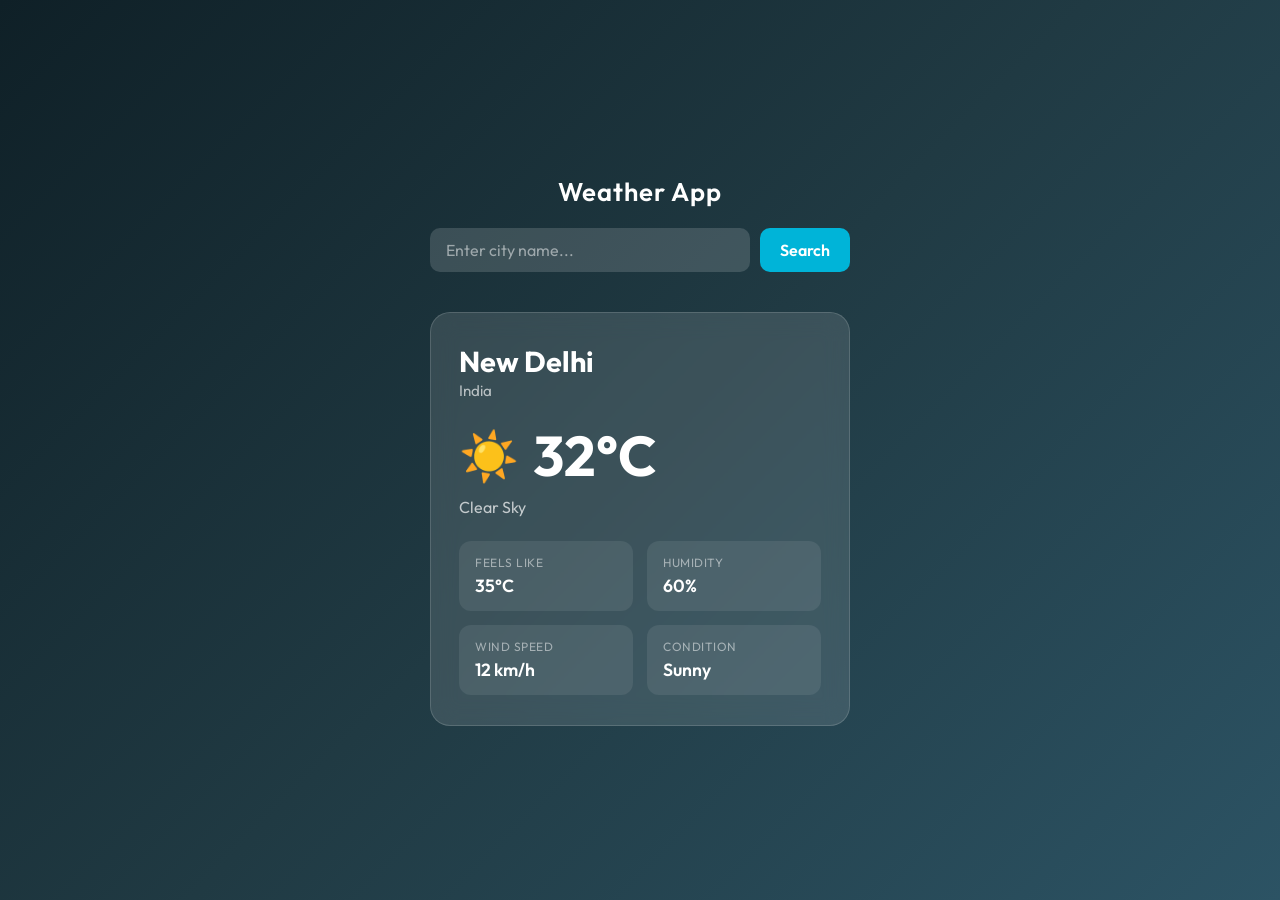
<file: index.html>
<!DOCTYPE html>
<html lang="en">
<head>
  <meta charset="UTF-8" />
  <meta name="viewport" content="width=device-width, initial-scale=1.0" />
  <title>Weather App</title>
  <link rel="preconnect" href="https://fonts.googleapis.com" />
  <link rel="preconnect" href="https://fonts.gstatic.com" crossorigin />
  <link href="https://fonts.googleapis.com/css2?family=Outfit:wght@400;500;600;700&display=swap" rel="stylesheet" />
  <link rel="stylesheet" href="style.css" />
</head>
<body>

  <div class="container">
    <h1 class="app-title">Weather App</h1>

    <div class="search-box">
      <input type="text" id="cityInput" placeholder="Enter city name..." autocomplete="off" />
      <button id="searchBtn">Search</button>
    </div>

    <p class="error-msg" id="errorMsg"></p>

    <div class="weather-card" id="weatherCard">
      <div class="city-info">
        <h2 id="cityName">New Delhi</h2>
        <p id="countryName">India</p>
      </div>
      <div class="temp-box">
        <span id="weatherIcon">☀️</span>
        <h1 id="temperature">32°C</h1>
      </div>
      <p id="description">Clear Sky</p>
      <div class="details-grid">
        <div class="detail-item">
          <span class="label">Feels Like</span>
          <span id="feelsLike">35°C</span>
        </div>
        <div class="detail-item">
          <span class="label">Humidity</span>
          <span id="humidity">60%</span>
        </div>
        <div class="detail-item">
          <span class="label">Wind Speed</span>
          <span id="windSpeed">12 km/h</span>
        </div>
        <div class="detail-item">
          <span class="label">Condition</span>
          <span id="condition">Sunny</span>
        </div>
      </div>
    </div>
  </div>

  <script src="script.js"></script>
</body>
</html>
</file>
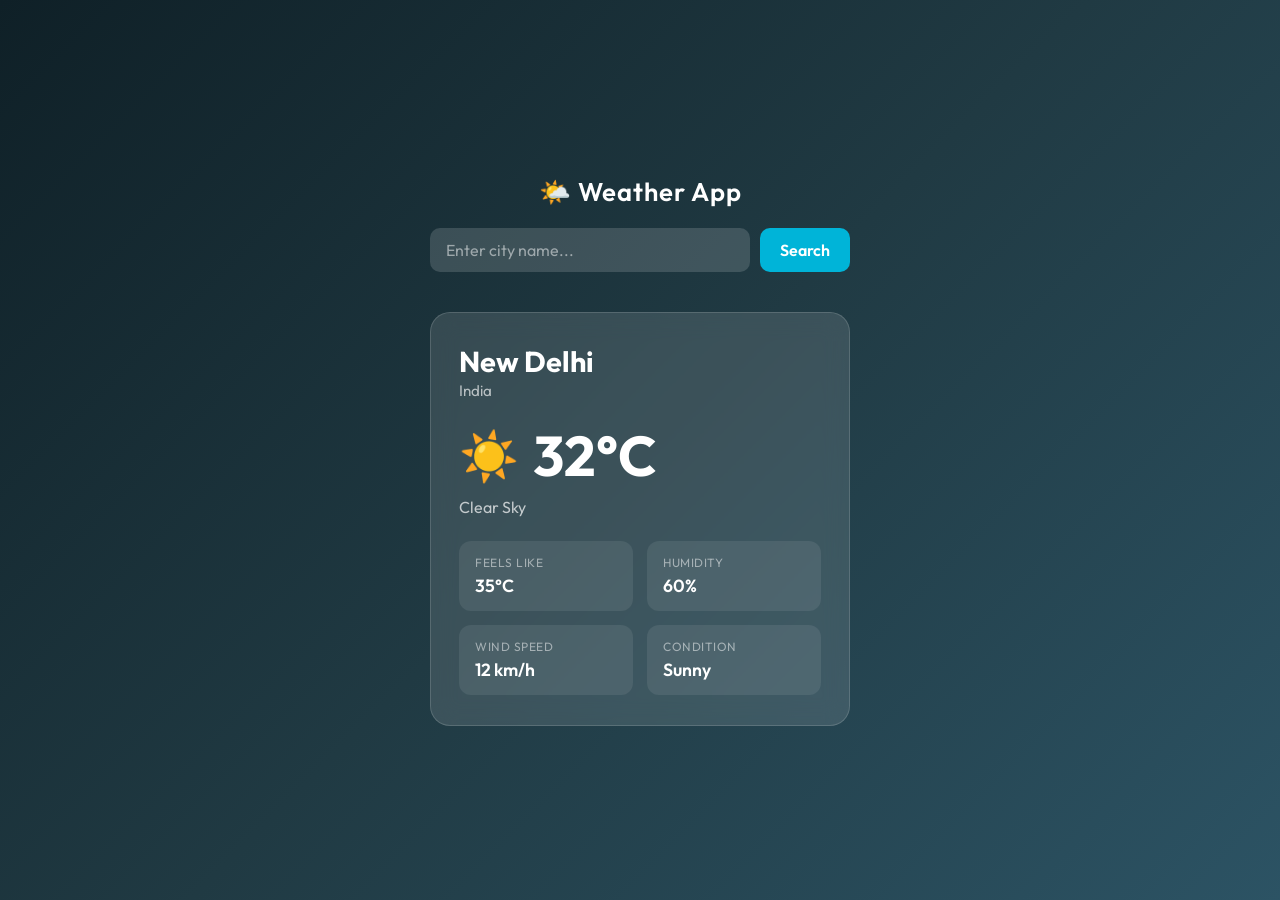
<file: weather.html>
<!DOCTYPE html>
<html lang="en">
<head>
  <meta charset="UTF-8" />
  <meta name="viewport" content="width=device-width, initial-scale=1.0" />
  <title>Weather App</title>
  <link rel="preconnect" href="https://fonts.googleapis.com" />
  <link rel="preconnect" href="https://fonts.gstatic.com" crossorigin />
  <link href="https://fonts.googleapis.com/css2?family=Outfit:wght@400;500;600;700&display=swap" rel="stylesheet" />
  <link rel="stylesheet" href="style.css" />
</head>
<body>

  <div class="container">
    <h1 class="app-title">🌤️ Weather App</h1>

    <!-- Search Box -->
    <div class="search-box">
      <input
        type="text"
        id="cityInput"
        placeholder="Enter city name..."
        autocomplete="off"
      />
      <button id="searchBtn">Search</button>
    </div>

    <!-- Error Message -->
    <p class="error-msg" id="errorMsg"></p>

    <!-- Weather Card -->
    <div class="weather-card" id="weatherCard">

      <!-- City Info -->
      <div class="city-info">
        <h2 id="cityName">New Delhi</h2>
        <p id="countryName">India</p>
      </div>

      <!-- Temperature -->
      <div class="temp-box">
        <span id="weatherIcon">☀️</span>
        <h1 id="temperature">32°C</h1>
      </div>

      <!-- Description -->
      <p id="description">Clear Sky</p>

      <!-- Details Grid -->
      <div class="details-grid">
        <div class="detail-item">
          <span class="label">Feels Like</span>
          <span id="feelsLike">35°C</span>
        </div>
        <div class="detail-item">
          <span class="label">Humidity</span>
          <span id="humidity">60%</span>
        </div>
        <div class="detail-item">
          <span class="label">Wind Speed</span>
          <span id="windSpeed">12 km/h</span>
        </div>
        <div class="detail-item">
          <span class="label">Condition</span>
          <span id="condition">Sunny</span>
        </div>
      </div>

    </div>
  </div>

  <script src="script.js"></script>
</body>
</html>
</file>
<file: style.css>
* {
  margin: 0;
  padding: 0;
  box-sizing: border-box;
}

body {
  font-family: 'Outfit', sans-serif;
  background: linear-gradient(135deg, #0f2027, #203a43, #2c5364);
  min-height: 100vh;
  display: flex;
  align-items: center;
  justify-content: center;
  padding: 20px;
}

.container {
  width: 100%;
  max-width: 420px;
}

.app-title {
  text-align: center;
  color: #ffffff;
  font-size: 1.6rem;
  font-weight: 600;
  margin-bottom: 20px;
  letter-spacing: 1px;
}

/* Search Box */
.search-box {
  display: flex;
  gap: 10px;
  margin-bottom: 12px;
}

.search-box input {
  flex: 1;
  padding: 12px 16px;
  border: none;
  border-radius: 10px;
  background: rgba(255, 255, 255, 0.15);
  color: #fff;
  font-size: 1rem;
  font-family: 'Outfit', sans-serif;
  outline: none;
  transition: background 0.3s;
}

.search-box input::placeholder {
  color: rgba(255, 255, 255, 0.5);
}

.search-box input:focus {
  background: rgba(255, 255, 255, 0.22);
}

.search-box button {
  padding: 12px 20px;
  background: #00b4d8;
  color: #fff;
  border: none;
  border-radius: 10px;
  font-size: 1rem;
  font-family: 'Outfit', sans-serif;
  font-weight: 600;
  cursor: pointer;
  transition: background 0.3s, transform 0.15s;
}

.search-box button:hover {
  background: #0096c7;
}

.search-box button:active {
  transform: scale(0.97);
}

/* Error */
.error-msg {
  color: #ff6b6b;
  text-align: center;
  font-size: 0.9rem;
  min-height: 20px;
  margin-bottom: 8px;
}

/* Weather Card */
.weather-card {
  background: rgba(255, 255, 255, 0.12);
  backdrop-filter: blur(12px);
  -webkit-backdrop-filter: blur(12px);
  border-radius: 20px;
  padding: 30px 28px;
  color: #fff;
  border: 1px solid rgba(255, 255, 255, 0.15);
  animation: fadeIn 0.4s ease;
}

@keyframes fadeIn {
  from { opacity: 0; transform: translateY(10px); }
  to   { opacity: 1; transform: translateY(0); }
}

.city-info h2 {
  font-size: 1.8rem;
  font-weight: 700;
}

.city-info p {
  font-size: 0.95rem;
  color: rgba(255, 255, 255, 0.65);
  margin-top: 2px;
}

.temp-box {
  display: flex;
  align-items: center;
  gap: 14px;
  margin: 20px 0 6px;
}

.temp-box span {
  font-size: 3rem;
}

.temp-box h1 {
  font-size: 3.5rem;
  font-weight: 700;
}

#description {
  font-size: 1rem;
  color: rgba(255, 255, 255, 0.7);
  margin-bottom: 24px;
  text-transform: capitalize;
}

/* Details Grid */
.details-grid {
  display: grid;
  grid-template-columns: 1fr 1fr;
  gap: 14px;
}

.detail-item {
  background: rgba(255, 255, 255, 0.08);
  border-radius: 12px;
  padding: 14px 16px;
  display: flex;
  flex-direction: column;
  gap: 4px;
  transition: background 0.2s;
}

.detail-item:hover {
  background: rgba(255, 255, 255, 0.13);
}

.detail-item .label {
  font-size: 0.75rem;
  color: rgba(255, 255, 255, 0.5);
  text-transform: uppercase;
  letter-spacing: 0.5px;
}

.detail-item span:last-child {
  font-size: 1.1rem;
  font-weight: 600;
}
</file>
